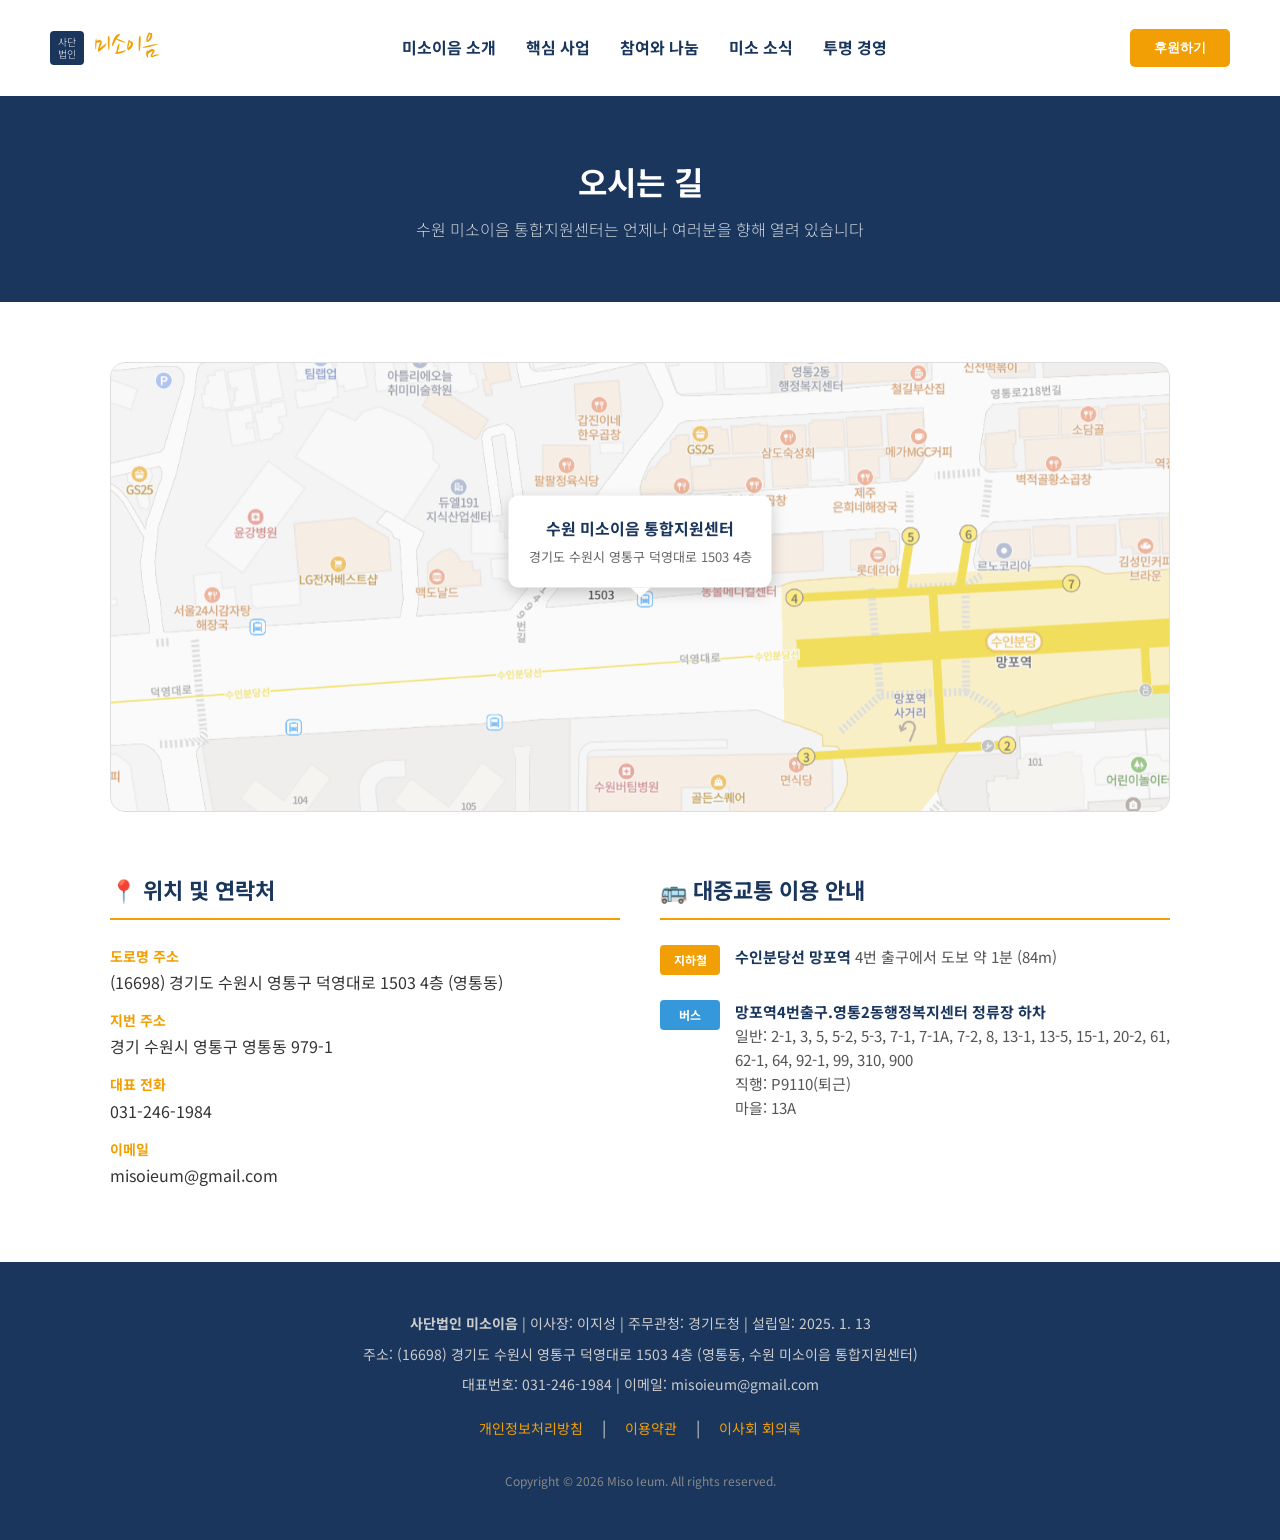
<file: contact.html>
<!DOCTYPE html>
<html lang="ko">
<head>
    <meta charset="UTF-8">
    <meta name="viewport" content="width=device-width, initial-scale=1.0">
    <title>오시는 길 - (사)미소이음</title>
    <link href="https://fonts.googleapis.com/css2?family=Nanum+Brush+Script&family=Noto+Sans+KR:wght@300;400;700&family=KoPub+Batang:wght@400;700&display=swap" rel="stylesheet">
    <link rel="stylesheet" href="style.css">
</head>
<body>
    <header>
        <a href="index.html" class="logo-link">
            <div class="logo-container">
                <div class="legal-type-box">
                    <span class="type-top">사단</span>
                    <span class="type-bottom">법인</span>
                </div>
                <div class="logo-text-calligraphy">미소이음</div>
            </div>
        </a>
        <nav>
            <ul class="main-menu">
                <li><a href="#">미소이음 소개</a>
                    <ul class="submenu">
                        <li><a href="greeting.html">이사장 인사말</a></li>
                        <li><a href="vision.html">설립취지 및 비전</a></li>
                        <li><a href="history.html">연혁</a></li>
                        <li><a href="organization.html">조직 안내</a></li>
                        <li><a href="contact.html">오시는 길</a></li>
                    </ul>
                </li>
                <li><a href="#">핵심 사업</a>
                    <ul class="submenu">
                        <li><a href="children.html">오늘은 노는 날 (어린이)</a></li>
                        <li><a href="disabled.html">미소로 잇는 동네 (장애인)</a></li>
                        <li><a href="veterans.html">우리동네 영웅 (보훈)</a></li>
                    </ul>
                </li>
                <li><a href="#">참여와 나눔</a>
                    <ul class="submenu">
                        <li><a href="#">후원 안내</a></li>
                        <li><a href="#">회원 가입</a></li>
                        <li><a href="#">자원봉사 신청</a></li>
                        <li><a href="#">미소 스토어</a></li>
                    </ul>
                </li>
                <li><a href="#">미소 소식</a>
                    <ul class="submenu">
                        <li><a href="#">공지사항</a></li>
                        <li><a href="#">활동 갤러리</a></li>
                        <li><a href="#">언론 보도</a></li>
                    </ul>
                </li>
                <li><a href="#">투명 경영</a>
                    <ul class="submenu">
                        <li><a href="#">재정 및 기부금 보고</a></li>
                        <li><a href="#">이사회/총회 회의록</a></li>
                        <li><a href="#">정관 및 규정</a></li>
                    </ul>
                </li>
            </ul>
        </nav>
        <button class="btn-donate">후원하기</button>
    </header>

    <div class="sub-header">
        <h2>오시는 길</h2>
        <p>수원 미소이음 통합지원센터는 언제나 여러분을 향해 열려 있습니다</p>
    </div>

    <main class="location-container">
        <section class="map-section">
            <div class="map-placeholder">
                <div class="map-info-bubble">
                    <strong>수원 미소이음 통합지원센터</strong>
                    <p>경기도 수원시 영통구 덕영대로 1503 4층</p>
                </div>
                <img src="contact.png" alt="지도 배경 이미지" class="map-bg">
            </div>
        </section>

        <section class="contact-details">
            <div class="detail-grid">
                <div class="contact-item">
                    <h3>📍 위치 및 연락처</h3>
                    <div class="info-row">
                        <strong>도로명 주소</strong>
                        <span>(16698) 경기도 수원시 영통구 덕영대로 1503 4층 (영통동)</span>
                    </div>
                    <div class="info-row">
                        <strong>지번 주소</strong>
                        <span>경기 수원시 영통구 영통동 979-1</span>
                    </div>
                    <div class="info-row">
                        <strong>대표 전화</strong>
                        <span>031-246-1984</span>
                    </div>
                    <div class="info-row">
                        <strong>이메일</strong>
                        <span>misoieum@gmail.com</span>
                    </div>
                </div>

                <div class="contact-item">
                    <h3>🚌 대중교통 이용 안내</h3>
                    <div class="transport-row">
                        <div class="t-icon sub">지하철</div>
                        <div class="t-text">
                            <strong>수인분당선 망포역</strong> 4번 출구에서 도보 약 1분 (84m)
                        </div>
                    </div>
                    <div class="transport-row">
                        <div class="t-icon bus">버스</div>
                        <div class="t-text">
                            <strong>망포역4번출구.영통2동행정복지센터 정류장 하차</strong><br>
                            일반: 2-1, 3, 5, 5-2, 5-3, 7-1, 7-1A, 7-2, 8, 13-1, 13-5, 15-1, 20-2, 61, 62-1, 64, 92-1, 99, 310, 900<br>
                            직행: P9110(퇴근)<br>
                            마을: 13A
                        </div>
                    </div>
                </div>
            </div>
        </section>
    </main>

    <footer>
        <div class="footer-info">
            <p><strong>사단법인 미소이음</strong> | 이사장: 이지성 | 주무관청: 경기도청 | 설립일: 2025. 1. 13</p>
            <p>주소: (16698) 경기도 수원시 영통구 덕영대로 1503 4층 (영통동, 수원 미소이음 통합지원센터)</p>
            <p>대표번호: 031-246-1984 | 이메일: misoieum@gmail.com</p>
        </div>
        <div class="footer-links">
            <a href="#">개인정보처리방침</a> | <a href="#">이용약관</a> | <a href="#">이사회 회의록</a>
        </div>
        <p class="copyright">Copyright © 2026 Miso Ieum. All rights reserved.</p>
    </footer>
</body>
</html>
</file>
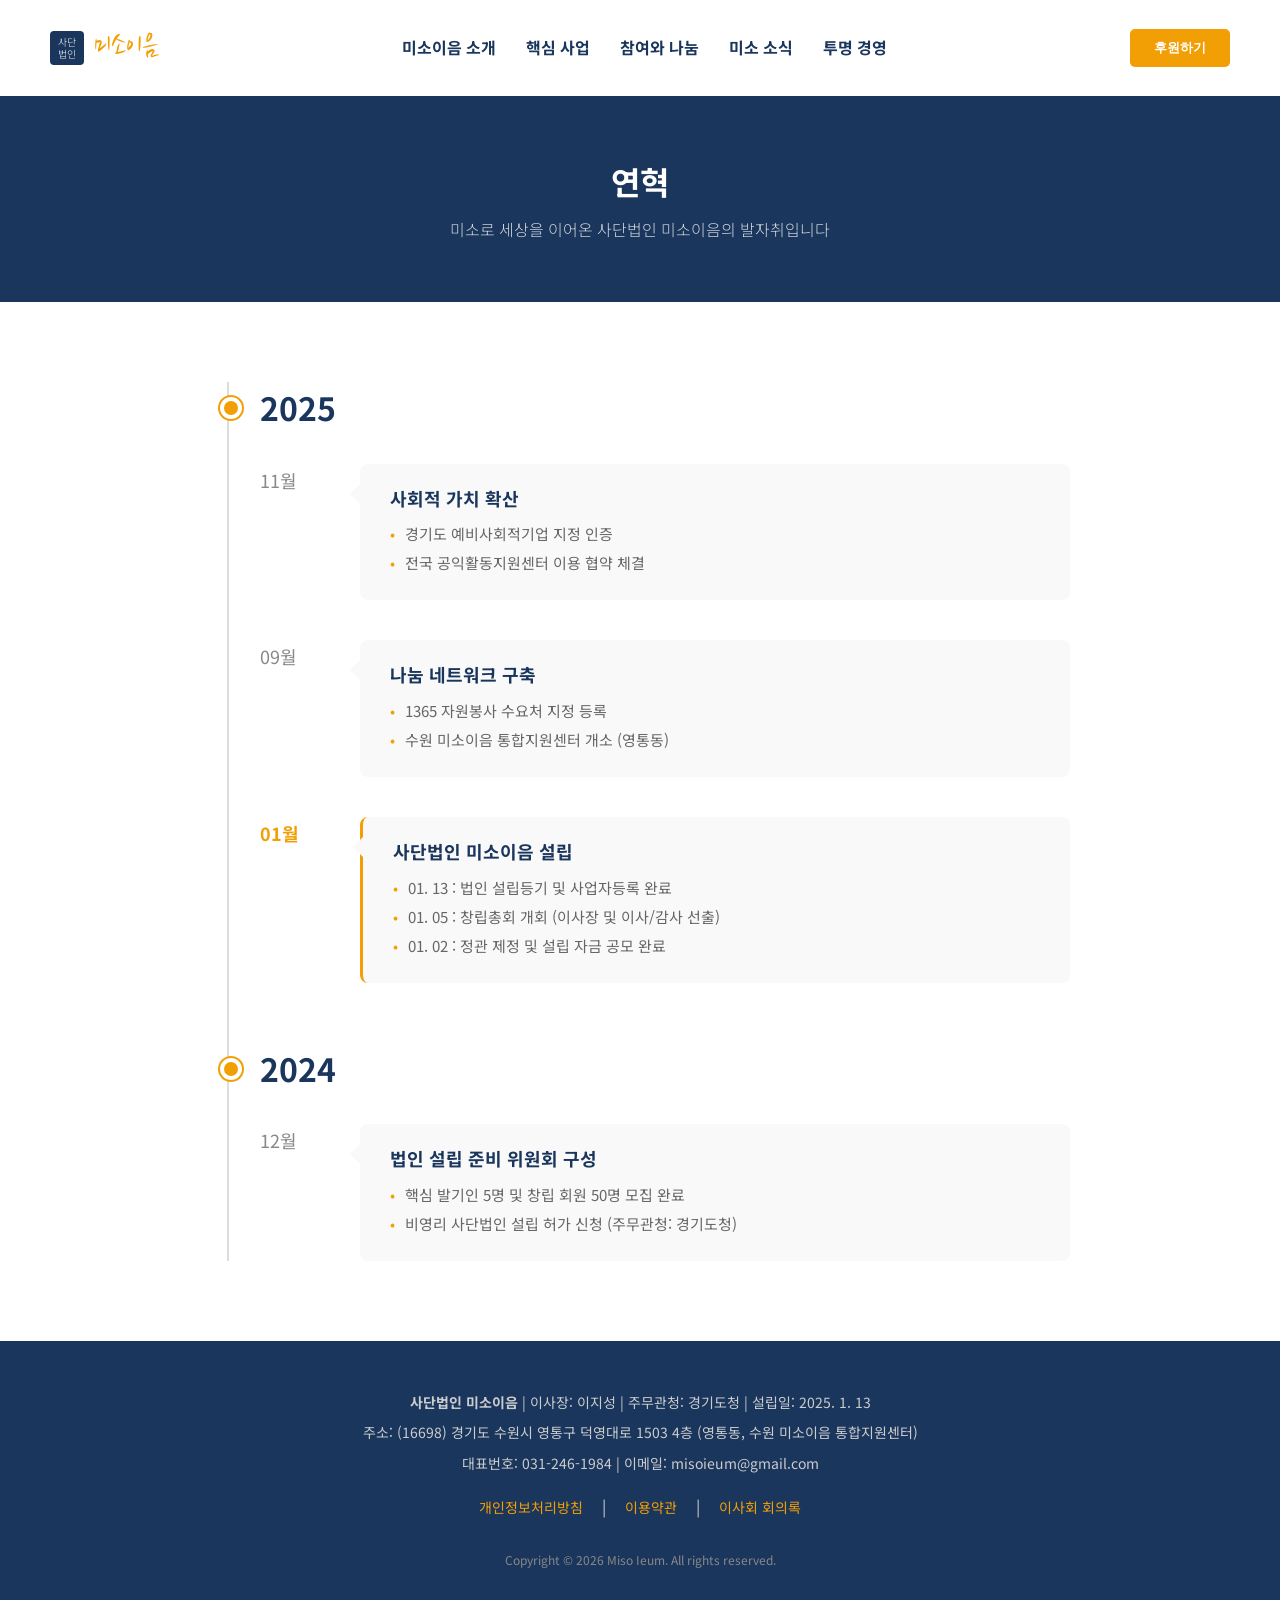
<file: history.html>
<!DOCTYPE html>
<html lang="ko">
<head>
    <meta charset="UTF-8">
    <meta name="viewport" content="width=device-width, initial-scale=1.0">
    <title>연혁 - (사)미소이음</title>
    <link href="https://fonts.googleapis.com/css2?family=Nanum+Brush+Script&family=Noto+Sans+KR:wght@300;400;700&family=KoPub+Batang:wght@400;700&display=swap" rel="stylesheet">
    <link rel="stylesheet" href="style.css">
</head>
<body>
    <header>
        <a href="index.html" class="logo-link">
            <div class="logo-container">
                <div class="legal-type-box">
                    <span class="type-top">사단</span>
                    <span class="type-bottom">법인</span>
                </div>
                <div class="logo-text-calligraphy">미소이음</div>
            </div>
        </a>
        <nav>
            <ul class="main-menu">
                <li>
                    <a href="#">미소이음 소개</a>
                    <ul class="submenu">
                        <li><a href="greeting.html">이사장 인사말</a></li>
                        <li><a href="vision.html">설립취지 및 비전</a></li>
                        <li><a href="history.html">연혁</a></li>
                        <li><a href="organization.html">조직 안내</a></li>
                        <li><a href="contact.html">오시는 길</a></li>
                    </ul>
                </li>
                <li>
                    <a href="#">핵심 사업</a>
                    <ul class="submenu">
                        <li><a href="children.html">오늘은 노는 날 (어린이)</a></li>
                        <li><a href="disabled.html">미소로 잇는 동네 (장애인)</a></li>
                        <li><a href="veterans.html">우리동네 영웅 (보훈)</a></li>
                    </ul>
                </li>
                <li>
                    <a href="#">참여와 나눔</a>
                    <ul class="submenu">
                        <li><a href="#">후원 안내</a></li>
                        <li><a href="#">회원 가입</a></li>
                        <li><a href="#">자원봉사 신청</a></li>
                        <li><a href="#">미소 스토어</a></li>
                    </ul>
                </li>
                <li>
                    <a href="#">미소 소식</a>
                    <ul class="submenu">
                        <li><a href="#">공지사항</a></li>
                        <li><a href="#">활동 갤러리</a></li>
                        <li><a href="#">언론 보도</a></li>
                    </ul>
                </li>
                <li>
                    <a href="#">투명 경영</a>
                    <ul class="submenu">
                        <li><a href="#">재정 및 기부금 보고</a></li>
                        <li><a href="#">이사회/총회 회의록</a></li>
                        <li><a href="#">정관 및 규정</a></li>
                    </ul>
                </li>
            </ul>
        </nav>
        <button class="btn-donate">후원하기</button>
    </header>

    <div class="sub-header">
        <h2>연혁</h2>
        <p>미소로 세상을 이어온 사단법인 미소이음의 발자취입니다</p>
    </div>

    <main class="history-container">
        <div class="timeline">
            
            <div class="timeline-year">
                <h3>2025</h3>
                
                <div class="timeline-item">
                    <div class="t-date">11월</div>
                    <div class="t-desc">
                        <strong>사회적 가치 확산</strong>
                        <ul>
                            <li>경기도 예비사회적기업 지정 인증</li>
                            <li>전국 공익활동지원센터 이용 협약 체결</li>
                        </ul>
                    </div>
                </div>

                <div class="timeline-item">
                    <div class="t-date">09월</div>
                    <div class="t-desc">
                        <strong>나눔 네트워크 구축</strong>
                        <ul>
                            <li>1365 자원봉사 수요처 지정 등록</li>
                            <li>수원 미소이음 통합지원센터 개소 (영통동)</li>
                        </ul>
                    </div>
                </div>

                <div class="timeline-item highlight">
                    <div class="t-date">01월</div>
                    <div class="t-desc">
                        <strong>사단법인 미소이음 설립</strong>
                        <ul>
                            <li>01. 13 : 법인 설립등기 및 사업자등록 완료</li>
                            <li>01. 05 : 창립총회 개회 (이사장 및 이사/감사 선출)</li>
                            <li>01. 02 : 정관 제정 및 설립 자금 공모 완료</li>
                        </ul>
                    </div>
                </div>
            </div>

            <div class="timeline-year">
                <h3>2024</h3>
                <div class="timeline-item">
                    <div class="t-date">12월</div>
                    <div class="t-desc">
                        <strong>법인 설립 준비 위원회 구성</strong>
                        <ul>
                            <li>핵심 발기인 5명 및 창립 회원 50명 모집 완료</li>
                            <li>비영리 사단법인 설립 허가 신청 (주무관청: 경기도청)</li>
                        </ul>
                    </div>
                </div>
            </div>

        </div>
    </main>

    <footer>
        <div class="footer-info">
            <p><strong>사단법인 미소이음</strong> | 이사장: 이지성 | 주무관청: 경기도청 | 설립일: 2025. 1. 13</p>
            <p>주소: (16698) 경기도 수원시 영통구 덕영대로 1503 4층 (영통동, 수원 미소이음 통합지원센터)</p>
            <p>대표번호: 031-246-1984 | 이메일: misoieum@gmail.com</p>
        </div>
        <div class="footer-links">
            <a href="#">개인정보처리방침</a> | <a href="#">이용약관</a> | <a href="#">이사회 회의록</a>
        </div>
        <p class="copyright">Copyright © 2026 Miso Ieum. All rights reserved.</p>
    </footer>
</body>
</html>
</file>
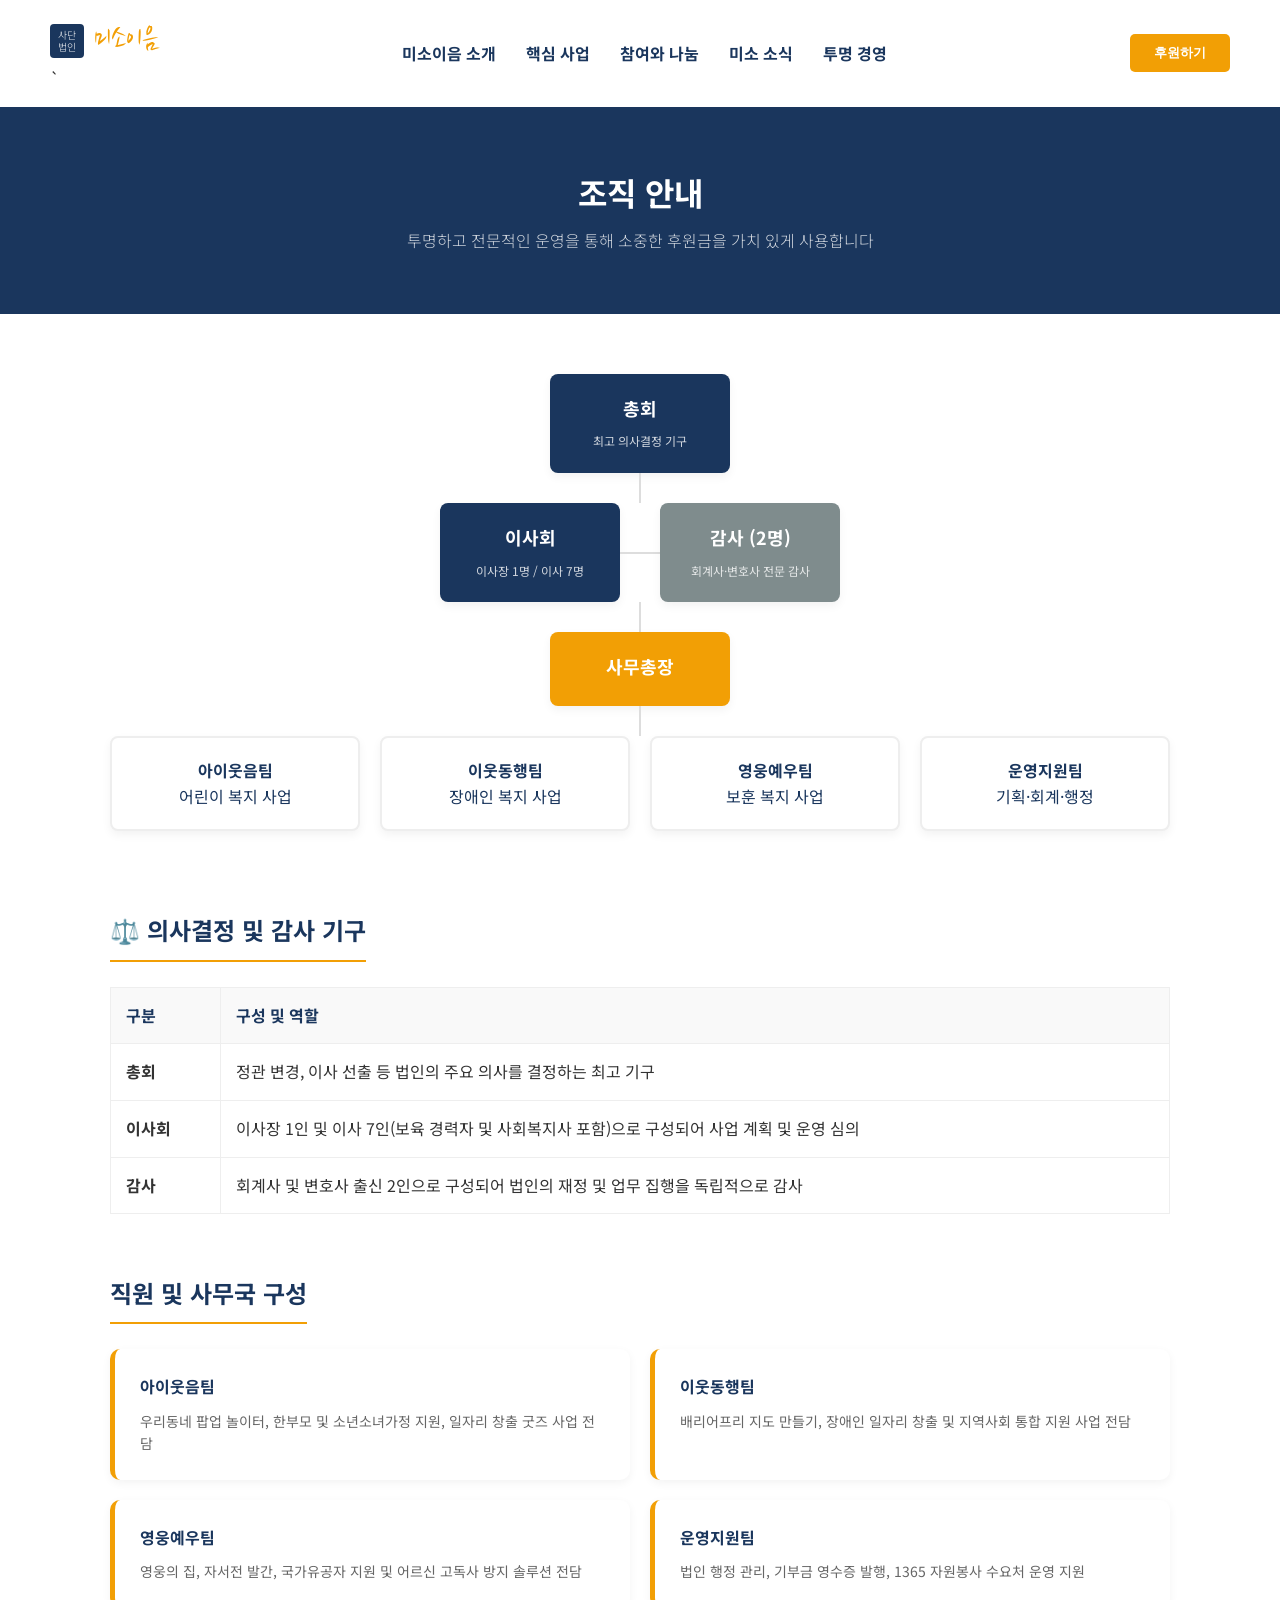
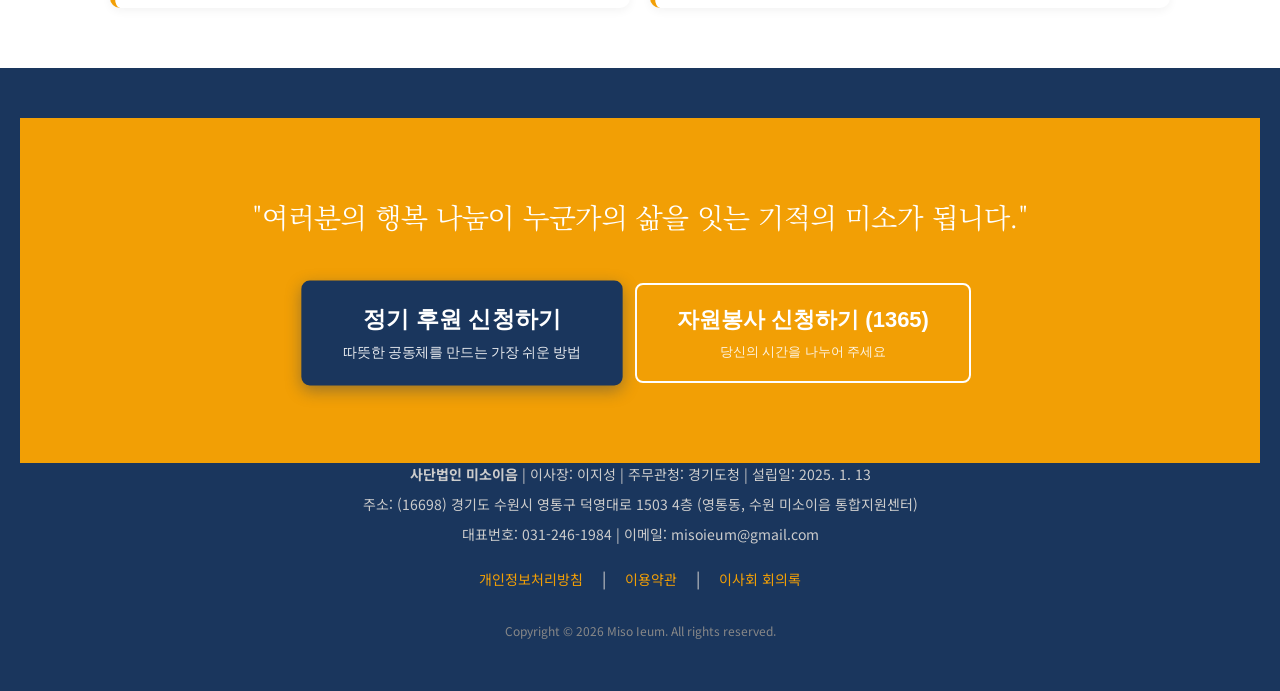
<file: organization.html>
<!DOCTYPE html>
<html lang="ko">
<head>
    <meta charset="UTF-8">
    <meta name="viewport" content="width=device-width, initial-scale=1.0">
    <title>조직 안내 - (사)미소이음</title>
    <link href="https://fonts.googleapis.com/css2?family=Nanum+Brush+Script&family=Noto+Sans+KR:wght@300;400;700&family=KoPub+Batang:wght@400;700&display=swap" rel="stylesheet">
    <link rel="stylesheet" href="style.css">
</head>
<body>
    <header>
        <a href="index.html" class="logo-link">
            <div class="logo-container">
                <div class="legal-type-box">
                    <span class="type-top">사단</span>
                    <span class="type-bottom">법인</span>
                </div>
                <div class="logo-text-calligraphy">미소이음</div>
            </div>`
        </a>
        <nav>
            <ul class="main-menu">
                <li><a href="#">미소이음 소개</a>
                    <ul class="submenu">
                        <li><a href="greeting.html">이사장 인사말</a></li>
                        <li><a href="vision.html">설립취지 및 비전</a></li>
                        <li><a href="history.html">연혁</a></li>
                        <li><a href="organization.html">조직 안내</a></li>
                        <li><a href="contact.html">오시는 길</a></li>
                    </ul>
                </li>
                <li><a href="#">핵심 사업</a>
                    <ul class="submenu">
                        <li><a href="children.html">오늘은 노는 날 (어린이)</a></li>
                        <li><a href="disabled.html">미소로 잇는 동네 (장애인)</a></li>
                        <li><a href="veterans.html">우리동네 영웅 (보훈)</a></li>
                    </ul>
                </li>
                <li><a href="#">참여와 나눔</a>
                    <ul class="submenu">
                        <li><a href="#">후원 안내</a></li>
                        <li><a href="#">회원 가입</a></li>
                        <li><a href="#">자원봉사 신청</a></li>
                        <li><a href="#">미소 스토어</a></li>
                    </ul>
                </li>
                <li><a href="#">미소 소식</a>
                    <ul class="submenu">
                        <li><a href="#">공지사항</a></li>
                        <li><a href="#">활동 갤러리</a></li>
                        <li><a href="#">언론 보도</a></li>
                    </ul>
                </li>
                <li><a href="#">투명 경영</a>
                    <ul class="submenu">
                        <li><a href="#">재정 및 기부금 보고</a></li>
                        <li><a href="#">이사회/총회 회의록</a></li>
                        <li><a href="#">정관 및 규정</a></li>
                    </ul>
                </li>
            </ul>
        </nav>
        <button class="btn-donate">후원하기</button>
    </header>

    <div class="sub-header">
        <h2>조직 안내</h2>
        <p>투명하고 전문적인 운영을 통해 소중한 후원금을 가치 있게 사용합니다</p>
    </div>

    <main class="org-container">
        <section class="org-chart-section">
            <div class="org-chart">
                <div class="org-level level-top">
                    <div class="org-box box-blue">
                        <span>총회</span>
                        <small>최고 의사결정 기구</small>
                    </div>
                </div>

                <div class="connector-v"></div>

                <div class="org-level level-board">
                    <div class="side-connector-wrapper">
                        <div class="org-box box-blue">
                            <span>이사회</span>
                            <small>이사장 1명 / 이사 7명</small>
                        </div>
                        <div class="connector-h"></div>
                        <div class="org-box box-gray">
                            <span>감사 (2명)</span>
                            <small>회계사·변호사 전문 감사</small>
                        </div>
                    </div>
                </div>

                <div class="connector-v"></div>

                <div class="org-level">
                    <div class="org-box box-orange">
                        <span>사무총장</span>
                    </div>
                </div>

                <div class="connector-v"></div>

                <div class="org-teams">
                    <div class="org-box box-white">
                        <strong>아이웃음팀</strong>
                        <p>어린이 복지 사업</p>
                    </div>
                    <div class="org-box box-white">
                        <strong>이웃동행팀</strong>
                        <p>장애인 복지 사업</p>
                    </div>
                    <div class="org-box box-white">
                        <strong>영웅예우팀</strong>
                        <p>보훈 복지 사업</p>
                    </div>
                    <div class="org-box box-white">
                        <strong>운영지원팀</strong>
                        <p>기획·회계·행정</p>
                    </div>
                </div>
            </div>
        </section>

        <section class="org-details">
            <div class="detail-group">
                <h3>⚖️ 의사결정 및 감사 기구</h3>
                <table class="org-table">
                    <tr>
                        <th>구분</th>
                        <th>구성 및 역할</th>
                    </tr>
                    <tr>
                        <td><strong>총회</strong></td>
                        <td>정관 변경, 이사 선출 등 법인의 주요 의사를 결정하는 최고 기구</td>
                    </tr>
                    <tr>
                        <td><strong>이사회</strong></td>
                        <td>이사장 1인 및 이사 7인(보육 경력자 및 사회복지사 포함)으로 구성되어 사업 계획 및 운영 심의</td>
                    </tr>
                    <tr>
                        <td><strong>감사</strong></td>
                        <td>회계사 및 변호사 출신 2인으로 구성되어 법인의 재정 및 업무 집행을 독립적으로 감사</td>
                    </tr>
                </table>
            </div>

            <div class="detail-group">
                <h3>직원 및 사무국 구성</h3>
                <div class="team-grid">
                    <div class="team-card">
                        <h4>아이웃음팀</h4>
                        <p>우리동네 팝업 놀이터, 한부모 및 소년소녀가정 지원, 일자리 창출 굿즈 사업 전담</p>
                    </div>
                    <div class="team-card">
                        <h4>이웃동행팀</h4>
                        <p>배리어프리 지도 만들기, 장애인 일자리 창출 및 지역사회 통합 지원 사업 전담</p>
                    </div>
                    <div class="team-card">
                        <h4>영웅예우팀</h4>
                        <p>영웅의 집, 자서전 발간, 국가유공자 지원 및 어르신 고독사 방지 솔루션 전담</p>
                    </div>
                    <div class="team-card">
                        <h4>운영지원팀</h4>
                        <p>법인 행정 관리, 기부금 영수증 발행, 1365 자원봉사 수요처 운영 지원</p>
                    </div>
                </div>
            </div>
        </section>
    </main>

    <footer>
        <section class="cta-section">
            <h2>"여러분의 행복 나눔이 누군가의 삶을 잇는 기적의 미소가 됩니다."</h2>
            <div class="cta-buttons">
                <button class="btn-cta primary">
                    <span class="btn-title">정기 후원 신청하기</span>
                    <span class="btn-desc">따뜻한 공동체를 만드는 가장 쉬운 방법</span>
                </button>
                <button class="btn-cta secondary">
                    <span class="btn-title">자원봉사 신청하기 (1365)</span>
                    <span class="btn-desc">당신의 시간을 나누어 주세요</span>
                </button>
            </div>
        </section>
        <div class="footer-info">
            <p><strong>사단법인 미소이음</strong> | 이사장: 이지성 | 주무관청: 경기도청 | 설립일: 2025. 1. 13</p>
            <p>주소: (16698) 경기도 수원시 영통구 덕영대로 1503 4층 (영통동, 수원 미소이음 통합지원센터)</p>
            <p>대표번호: 031-246-1984 | 이메일: misoieum@gmail.com</p>
        </div>
        <div class="footer-links">
            <a href="#">개인정보처리방침</a> | <a href="#">이용약관</a> | <a href="#">이사회 회의록</a>
        </div>
        <p class="copyright">Copyright © 2026 Miso Ieum. All rights reserved.</p>
    </footer>
</body>
</html>
</file>
<file: style.css>
a {
    text-decoration: none; /* 밑줄 제거 */
    color: inherit;        /* 부모 요소의 글자색을 그대로 따름 (파란색 방지) */
}


/* 기본 설정 및 색상 변수 지정 */
:root {
    --primary-orange: #F29F05; /* 따뜻한 주황색 */
    --dark-blue: #1A365D; /* 신뢰감 있는 남색 */
    --light-bg: #F9F9F9; /* 부드러운 배경색 */
    --text-dark: #333333;
}

* {
    margin: 0;
    padding: 0;
    box-sizing: border-box;
}

body {
    font-family: 'Noto Sans KR', sans-serif;
    color: var(--text-dark);
    line-height: 1.6;
}

/* 상단 네비게이션 바 */
header {
    display: flex;
    justify-content: space-between;
    align-items: center;
    padding: 20px 50px;
    background-color: #ffffff;
    box-shadow: 0 2px 5px rgba(0,0,0,0.1);
}

nav ul {
    display: flex;
    list-style: none;
    gap: 30px;
}

nav a {
    text-decoration: none;
    color: var(--dark-blue);
    font-weight: bold;
    transition: color 0.3s ease;
}

nav a:hover {
    color: var(--primary-orange);
}

.btn-donate {
    background-color: var(--primary-orange);
    color: #ffffff;
    border: none;
    padding: 10px 24px;
    border-radius: 5px;
    font-weight: bold;
    cursor: pointer;
    transition: background-color 0.3s ease;
}

.btn-donate:hover {
    background-color: #d98d04;
}

/* 메인 히어로 섹션 */
.hero {
    background-color: var(--dark-blue);
    color: #ffffff;
    text-align: center;
    padding: 120px 20px;
}

.hero h1 {
    font-size: 42px;
    margin-bottom: 20px;
}

.hero p {
    font-size: 18px;
    margin-bottom: 40px;
    font-weight: 300;
    line-height: 1.8;
}

.btn-primary {
    background-color: #ffffff;
    color: var(--dark-blue);
    border: none;
    padding: 15px 35px;
    font-size: 16px;
    font-weight: bold;
    border-radius: 5px;
    cursor: pointer;
    transition: transform 0.2s ease;
}

.btn-primary:hover {
    transform: translateY(-2px);
}

/* 세 가지 약속 (핵심 가치) 섹션 */
.core-values {
    padding: 80px 50px;
    background-color: var(--light-bg);
    text-align: center;
}

.core-values h2 {
    color: var(--dark-blue);
    margin-bottom: 50px;
    font-size: 32px;
}

.value-cards {
    display: flex;
    justify-content: center;
    gap: 30px;
    flex-wrap: wrap;
}

.card {
    background: #ffffff;
    padding: 40px 30px;
    border-radius: 10px;
    width: 320px;
    box-shadow: 0 4px 15px rgba(0,0,0,0.05);
    border-top: 5px solid var(--primary-orange);
    transition: transform 0.3s ease;
}

.card:hover {
    transform: translateY(-5px);
}

.card h3 {
    color: var(--dark-blue);
    margin-bottom: 10px;
    font-size: 20px;
}

.card h4 {
    color: var(--primary-orange);
    margin-bottom: 20px;
    font-size: 14px;
}

.card p {
    font-size: 15px;
    margin-bottom: 25px;
    color: #666;
    word-break: keep-all;
}

.project-name {
    font-weight: bold;
    color: var(--dark-blue);
    font-size: 13px;
    background-color: #eef2f6;
    padding: 8px 12px;
    border-radius: 5px;
}

/* 하단 Footer 영역 */
footer {
    background-color: var(--dark-blue);
    color: #cccccc;
    text-align: center;
    padding: 50px 20px;
}

.footer-info p {
    margin-bottom: 8px;
    font-size: 14px;
}

.footer-links {
    margin: 20px 0;
}

.footer-links a {
    color: var(--primary-orange);
    text-decoration: none;
    margin: 0 15px;
    font-size: 14px;
}

.copyright {
    font-size: 12px;
    margin-top: 30px;
    color: #888;
}

/* 기본 설정 및 색상 변수 지정 */
:root {
    --primary-orange: #F29F05; /* 따뜻한 주황색 */
    --dark-blue: #1A365D; /* 신뢰감 있는 남색 */
    --light-bg: #F9F9F9; /* 부드러운 배경색 */
    --text-dark: #333333;
}

* {
    margin: 0;
    padding: 0;
    box-sizing: border-box;
}

body {
    font-family: 'Noto Sans KR', sans-serif;
    color: var(--text-dark);
    line-height: 1.6;
}

/* 상단 네비게이션 바 */
header {
    display: flex;
    justify-content: space-between;
    align-items: center;
    padding: 15px 50px; /* 로고 변경에 따라 세로 패딩 조절 */
    background-color: #ffffff;
    box-shadow: 0 2px 5px rgba(0,0,0,0.1);
}

/* --- 새로운 로고 스타일 적용 --- */
.logo-container {
    display: flex;
    align-items: center; /* 사각형과 글씨를 세로 중앙 정렬 */
    gap: 10px; /* 사각형과 글씨 사이 간격 */
}

/* 사단/법인 사각형 박스 */
.legal-type-box {
    display: flex;
    flex-direction: column; /* 글씨를 세로로 쌓음 */
    justify-content: center;
    align-items: center;
    width: 34px; /* 작은 정사각형 형태 */
    height: 34px;
    background-color: var(--dark-blue); /* 남색 배경 */
    color: #ffffff; /* 흰색 글씨 */
    border-radius: 4px; /* 살짝 둥근 모서리 */
    padding: 2px;
}

.type-top, .type-bottom {
    font-size: 10px; /* 아주 작은 글씨 */
    font-weight: 300;
    line-height: 1.2;
    font-family: 'Noto Sans KR', sans-serif; /* 본문 폰트 사용 */
}

/* 캘리그라피 미소이음 글씨 */
.logo-text-calligraphy {
    font-family: 'Nanum Brush Script', cursive; /* 캘리그라피 폰트 적용 */
    font-size: 32px; /* 글씨 크기 확대 */
    color: var(--primary-orange); /* 주황색 적용 */
    font-weight: 400;
}
/* ---------------------------------- */

/* --- 드롭다운 메뉴 스타일 시작 --- */

nav .main-menu {
    display: flex;
    list-style: none;
    gap: 30px;
    margin: 0;
    padding: 0;
}

/* 메인 메뉴의 각 항목 (하위 메뉴의 기준점 역할) */
nav .main-menu > li {
    position: relative; /* 하위 메뉴의 위치 기준점 */
    padding: 20px 0; /* 마우스가 벗어날 때 메뉴가 바로 닫히지 않도록 여백 확보 */
}

/* 메인 메뉴 링크 스타일 */
nav .main-menu > li > a {
    text-decoration: none;
    color: var(--dark-blue);
    font-weight: bold;
    font-size: 16px;
    transition: color 0.3s ease;
    padding-bottom: 5px; /* 밑줄 효과를 위해 여백 추가 */
}

nav .main-menu > li > a:hover {
    color: var(--primary-orange);
}

/* --- 서브 메뉴 (가로형 드롭다운) 스타일 --- */
.submenu {
    position: absolute;
    top: 100%; /* 메인 메뉴 바로 아래에 위치 */
    left: 50%;
    transform: translateX(-50%) translateY(10px); /* 가운데 정렬 및 살짝 아래로 내림 */
    background-color: #ffffff;
    
    /* 가로 배열을 위한 핵심 코드 */
    display: flex; 
    flex-direction: row; 
    white-space: nowrap; /* 글씨가 줄바꿈되지 않게 한 줄로 유지 */
    width: max-content; /* 글자 길이에 맞춰 박스 넓이 자동 조절 */
    
    list-style: none;
    padding: 0 10px; /* 위아래 패딩을 줄이고 좌우 여백 추가 */
    border-radius: 5px;
    box-shadow: 0 5px 15px rgba(0,0,0,0.1);
    border-top: 3px solid var(--primary-orange);
    
    /* 애니메이션 및 숨김 처리 (기본 상태) */
    opacity: 0;
    visibility: hidden;
    transition: all 0.3s ease;
    z-index: 100;
}

/* 마우스를 올렸을 때 서브 메뉴가 나타남 */
nav .main-menu > li:hover .submenu {
    opacity: 1;
    visibility: visible;
    transform: translateX(-50%) translateY(0); /* 원래 위치로 스르륵 올라옴 */
}

/* 서브 메뉴 안의 항목 가로 정렬 */
.submenu li {
    width: auto; /* 가로 길이를 글자 크기에 맞춤 */
}

.submenu a {
    display: block;
    padding: 15px 20px; /* 클릭하기 편하도록 좌우 넓은 여백 */
    text-decoration: none;
    color: #555555;
    font-size: 14px;
    font-weight: 400;
    transition: all 0.2s ease;
}

/* 서브 메뉴에 마우스 올렸을 때 효과 */
.submenu a:hover {
    background-color: #f9f9f9;
    color: var(--primary-orange);
    font-weight: bold;
}
/* --- 드롭다운 메뉴 스타일 끝 --- */


.btn-donate {
    background-color: var(--primary-orange);
    color: #ffffff;
    border: none;
    padding: 10px 24px;
    border-radius: 5px;
    font-weight: bold;
    cursor: pointer;
    transition: background-color 0.3s ease;
}

.btn-donate:hover {
    background-color: #d98d04;
}

/* (이하 스타일 내용은 이전과 동일) */
.hero {
    background-color: var(--dark-blue);
    color: #ffffff;
    text-align: center;
    padding: 120px 20px;
}

.hero h1 {
    font-size: 42px;
    margin-bottom: 20px;
}

.hero p {
    font-size: 18px;
    margin-bottom: 40px;
    font-weight: 300;
    line-height: 1.8;
}

.btn-primary {
    background-color: #ffffff;
    color: var(--dark-blue);
    border: none;
    padding: 15px 35px;
    font-size: 16px;
    font-weight: bold;
    border-radius: 5px;
    cursor: pointer;
    transition: transform 0.2s ease;
}

.btn-primary:hover {
    transform: translateY(-2px);
}

.core-values {
    padding: 80px 50px;
    background-color: var(--light-bg);
    text-align: center;
}

.core-values h2 {
    color: var(--dark-blue);
    margin-bottom: 50px;
    font-size: 32px;
}

.value-cards {
    display: flex;
    justify-content: center;
    gap: 30px;
    flex-wrap: wrap;
}

.card {
    background: #ffffff;
    padding: 40px 30px;
    border-radius: 10px;
    width: 320px;
    box-shadow: 0 4px 15px rgba(0,0,0,0.05);
    border-top: 5px solid var(--primary-orange);
    transition: transform 0.3s ease;
}

.card:hover {
    transform: translateY(-5px);
}

.card h3 {
    color: var(--dark-blue);
    margin-bottom: 10px;
    font-size: 20px;
}

.card h4 {
    color: var(--primary-orange);
    margin-bottom: 20px;
    font-size: 14px;
}

.card p {
    font-size: 15px;
    margin-bottom: 25px;
    color: #666;
    word-break: keep-all;
}

.project-name {
    font-weight: bold;
    color: var(--dark-blue);
    font-size: 13px;
    background-color: #eef2f6;
    padding: 8px 12px;
    border-radius: 5px;
}

footer {
    background-color: var(--dark-blue);
    color: #cccccc;
    text-align: center;
    padding: 50px 20px;
}

.footer-info p {
    margin-bottom: 8px;
    font-size: 14px;
}

.footer-links {
    margin: 20px 0;
}

.footer-links a {
    color: var(--primary-orange);
    text-decoration: none;
    margin: 0 15px;
    font-size: 14px;
}

.copyright {
    font-size: 12px;
    margin-top: 30px;
    color: #888;
}

/* --- 4. 활동 소식 및 투명 경영 섹션 --- */
.news-transparency {
    padding: 80px 50px;
    background-color: #ffffff;
    text-align: center;
}

.section-title {
    color: var(--dark-blue);
    font-size: 32px;
    margin-bottom: 50px;
}

.news-wrapper {
    display: flex;
    justify-content: center;
    gap: 40px;
    margin-bottom: 50px;
    max-width: 1000px;
    margin-left: auto;
    margin-right: auto;
}

/* 미소 스토어 카드 */
.miso-store, .recent-news {
    flex: 1;
    text-align: left;
}

.recent-news h3 {
    color: var(--dark-blue);
    font-size: 20px;
    margin-bottom: 20px;
    padding-bottom: 10px;
    border-bottom: 2px solid var(--dark-blue);
}

.store-card {
    display: block;
    text-decoration: none;
    background-color: var(--light-bg);
    border-radius: 10px;
    overflow: hidden;
    box-shadow: 0 4px 10px rgba(0,0,0,0.05);
    transition: transform 0.3s ease;
}

.store-card:hover {
    transform: translateY(-5px);
    box-shadow: 0 6px 15px rgba(0,0,0,0.1);
}


/* 기존 .store-img-placeholder 코드는 삭제하세요! */

/* 새로 넣은 이미지 태그 스타일 */
.store-img {
    width: 100%; /* 카드의 가로 넓이에 100% 맞춤 */
    height: 180px; /* 사진 세로 높이 (원하시면 숫자를 조절하세요) */
    object-fit: cover; /* 사진 비율이 깨지거나 찌그러지지 않고 영역에 꽉 차게 잘라줌 (핵심!) */
    display: block; /* 이미지 하단에 생기는 미세한 빈 공간 제거 */
}

.store-text {
    padding: 20px;
    color: var(--text-dark);
}

.store-text h3 {
    color: var(--primary-orange);
    margin-bottom: 10px;
}

/* 게시판 리스트 */
.news-list {
    list-style: none;
    padding: 0;
}

.news-list li {
    display: flex;
    align-items: center;
    padding: 15px 0;
    border-bottom: 1px solid #eee;
}

.badge {
    padding: 4px 10px;
    border-radius: 20px;
    font-size: 12px;
    font-weight: bold;
    color: white;
    margin-right: 15px;
    min-width: 50px;
    text-align: center;
}

.badge.notice { background-color: #e74c3c; } /* 공지 - 빨강 */
.badge.press { background-color: #3498db; }  /* 보도 - 파랑 */
.badge.activity { background-color: #2ecc71; } /* 활동 - 초록 */

.news-list a {
    text-decoration: none;
    color: var(--text-dark);
    font-size: 15px;
    transition: color 0.2s ease;
}

.news-list a:hover {
    color: var(--primary-orange);
    font-weight: bold;
}

/* 투명성 지표 (인증 마크) */
.transparency-marks {
    display: flex;
    justify-content: center;
    gap: 20px;
    flex-wrap: wrap;
    margin-top: 40px;
}

.mark {
    background-color: var(--light-bg);
    border: 1px solid #ddd;
    padding: 12px 25px;
    border-radius: 30px;
    font-size: 15px;
    font-weight: bold;
    color: var(--dark-blue);
    box-shadow: 0 2px 5px rgba(0,0,0,0.02);
}

/* --- 5. 후원 및 참여 유도 (CTA) 섹션 --- */
.cta-section {
    background-color: var(--primary-orange);
    padding: 80px 20px;
    text-align: center;
    color: white;
}

.cta-section h2 {
    font-size: 28px;
    font-weight: 300;
    margin-bottom: 40px;
    font-family: 'KoPub Batang', 'Noto Sans KR', serif; /* 따뜻한 느낌을 주는 명조체 계열 병행 */
}

.cta-buttons {
    display: flex;
    justify-content: center;
    gap: 20px;
    flex-wrap: wrap;
}

.btn-cta {
    display: flex;
    flex-direction: column;
    align-items: center;
    justify-content: center;
    padding: 20px 40px;
    border-radius: 8px;
    cursor: pointer;
    border: none;
    transition: all 0.3s ease;
}

.btn-title {
    font-size: 22px;
    font-weight: bold;
    margin-bottom: 8px;
}

.btn-desc {
    font-size: 13px;
    opacity: 0.9;
}

.btn-cta.primary {
    background-color: var(--dark-blue);
    color: white;
    transform: scale(1.05); /* 정기후원 버튼을 조금 더 크게 강조 */
    box-shadow: 0 5px 15px rgba(26, 54, 93, 0.4);
}

.btn-cta.primary:hover {
    background-color: #112441;
    transform: scale(1.08);
}

.btn-cta.secondary {
    background-color: transparent;
    color: white;
    border: 2px solid white;
}

.btn-cta.secondary:hover {
    background-color: rgba(255, 255, 255, 0.1);
}

/* 기본 설정 및 색상 변수 지정 (확인) */
:root {
    --primary-orange: #F29F05; /* 따뜻한 주황색 */
    --dark-blue: #1A365D; /* 신뢰감 있는 남색 */
    --light-bg: #F9F9F9; /* 부드러운 배경색 */
    --text-dark: #333333;
    /* 폰트 변수 추가 */
    --heading-font: 'Nanum Brush Script', cursive;
    --body-font: 'Noto Sans KR', sans-serif;
    --warm-font: 'KoPub Batang', 'Noto Sans KR', serif; /* 따뜻한 느낌을 주는 명조체 계열 */
}

/* (상단 네비게이션 및 로고 스타일은 이전과 동일하게 유지) */

/* --- 2. 메인 히어로 섹션 (실제 사진 적용) --- */
.hero {
    /* 아이들이 운동장/야외에서 해맑게 웃고 있는 무료 고화질 이미지 주소를 바로 넣었습니다 */
    background-image: url('hero-image.png');
    background-size: cover; /* 사진이 화면 꽉 차게 조절 */
    background-position: center; /* 사진의 중앙을 기준으로 배치 */
    background-repeat: no-repeat; /* 사진 반복 금지 */
    position: relative; 
    width: 100%;
    height: 80vh; /* 화면 높이의 80%만큼 크게 차지하도록 설정 */
    display: flex;
    justify-content: center;
    align-items: center;
}

/* 글씨와 버튼 등 내부 콘텐츠 */
.hero-content {
    position: relative;
    z-index: 2; /* 오버레이보다 글씨가 위로 오도록 설정 */
    text-align: center;
    color: hwb(0 100% 0%);
    max-width: 900px;
    padding: 0 20px;
}

/* 메인 카피 (미소로 세상을 잇다) */
.hero h1 {
    font-size: 58px; 
    font-weight: bold;
    margin-bottom: 25px;
    text-shadow: 2px 2px 5px rgba(0, 0, 0, 0.5); /* 글씨에 그림자를 주어 더 잘 보이게 함 */
}

/* 서브 카피 */
.hero p {
    font-size: 20px;
    margin-bottom: 40px;
    font-weight: 300;
    line-height: 1.8;
    text-shadow: 1px 1px 3px rgba(0, 0, 0, 0.6);
}

.btn-primary {
    background-color: var(--primary-orange); /* 주황색으로 변경 */
    color: hwb(0 100% 0%);
    border: none;
    padding: 18px 45px;
    font-size: 18px;
    font-weight: bold;
    border-radius: 8px;
    cursor: pointer;
    transition: background-color 0.3s ease, transform 0.2s ease;
    box-shadow: 0 4px 10px rgba(242, 159, 5, 0.4);
}

.btn-primary:hover {
    background-color: #d98d04;
    transform: translateY(-2px);
}

/* ========================================= */
/* --- 서브 페이지 공통 및 인사말 전용 스타일 --- */
/* ========================================= */

/* 서브 페이지 상단 타이틀 바 */
.sub-header {
    background-color: var(--dark-blue);
    color: white;
    text-align: center;
    padding: 60px 20px;
}

.sub-header h2 {
    font-size: 32px;
    margin-bottom: 10px;
}

.sub-header p {
    font-size: 16px;
    opacity: 0.8;
    font-weight: 300;
}

/* 인사말 본문 영역 (가운데 정렬 및 여백) */
.greeting-content {
    max-width: 1000px;
    margin: 80px auto;
    padding: 0 20px;
}

/* 사진과 텍스트를 양옆으로 배치 (Flexbox) */
.greeting-layout {
    display: flex;
    gap: 50px;
    align-items: flex-start; /* 위쪽 기준선 맞춤 */
}

/* 이사장 사진 영역 */
.chairman-photo {
    flex: 0 0 350px; /* 사진 영역 고정 크기 (350px) */
}

.chairman-photo img {
    width: 100%;
    border-radius: 10px; /* 사진 모서리 둥글게 */
    box-shadow: 0 10px 20px rgba(0,0,0,0.1); /* 부드러운 그림자 */
    object-fit: cover;
}

/* 인사말 텍스트 영역 */
.greeting-text {
    flex: 1; /* 남은 공간 모두 차지 */
    color: var(--text-dark);
}

.greeting-title {
    font-family: var(--warm-font); /* 명조체로 진중하게 */
    font-size: 26px;
    color: var(--primary-orange);
    margin-bottom: 30px;
    line-height: 1.4;
    word-break: keep-all;
}

.greeting-text p {
    font-size: 16px;
    line-height: 1.8;
    margin-bottom: 20px;
    word-break: keep-all;
}

.greeting-text strong {
    color: var(--dark-blue); /* 핵심 단어 강조 */
}

/* 하단 서명 영역 */
.signature {
    margin-top: 50px;
    text-align: right; /* 오른쪽 정렬 */
    border-top: 1px solid #eee;
    padding-top: 20px;
}

.signature p {
    margin-bottom: 5px;
    font-size: 15px;
    color: #666;
}

/* 서명은 캘리그라피 폰트로 멋스럽게 */
.sign-name {
    font-family: 'Nanum Brush Script', cursive;
    font-size: 40px;
    color: var(--text-dark);
}

/* --- 설립취지 및 비전 전용 스타일 --- */

.vision-container {
    max-width: 1100px;
    margin: 80px auto;
    padding: 0 20px;
    text-align: center;
}

.mission-title {
    font-size: 28px;
    color: var(--dark-blue);
    margin-bottom: 30px;
    text-transform: uppercase;
    letter-spacing: 2px;
    position: relative;
    display: inline-block;
}

/* 제목 밑에 작은 선 추가 */
.mission-title::after {
    content: '';
    display: block;
    width: 40px;
    height: 3px;
    background-color: var(--primary-orange);
    margin: 10px auto;
}

.mission-text {
    font-family: var(--warm-font);
    font-size: 32px;
    color: var(--text-dark);
    margin-bottom: 80px;
    word-break: keep-all;
}

/* 3대 가치 가로 배열 */
.value-block {
    display: flex;
    gap: 30px;
    margin-bottom: 80px;
}

.value-item {
    flex: 1;
    background: #fff;
    padding: 40px 25px;
    border-radius: 15px;
    box-shadow: 0 5px 20px rgba(0,0,0,0.05);
    transition: all 0.3s ease;
    border: 1px solid #eee;
}

.value-item:hover {
    transform: translateY(-10px);
    border-color: var(--primary-orange);
}

.value-icon {
    font-size: 50px;
    margin-bottom: 20px;
}

.value-item h4 {
    color: var(--dark-blue);
    font-size: 20px;
    margin-bottom: 10px;
}

.value-item h5 {
    color: var(--primary-orange);
    font-size: 16px;
    margin-bottom: 20px;
    word-break: keep-all;
}

.value-item p {
    font-size: 14px;
    line-height: 1.6;
    color: #666;
    text-align: justify;
    word-break: keep-all;
}

/* 비전 요약 박스 */
.summary-box {
    background-color: var(--light-bg);
    padding: 50px;
    border-radius: 20px;
    text-align: left;
}

.summary-box h4 {
    font-size: 22px;
    color: var(--dark-blue);
    margin-bottom: 20px;
}

.vision-list {
    margin-top: 25px;
    list-style: none;
    padding: 0;
}

.vision-list li {
    padding: 10px 0;
    padding-left: 25px;
    position: relative;
    font-size: 16px;
}

.vision-list li::before {
    content: '✔';
    position: absolute;
    left: 0;
    color: var(--primary-orange);
    font-weight: bold;
}

/* --- 설립취지 및 비전 전용 스타일 --- */

.vision-container {
    max-width: 1100px;
    margin: 80px auto;
    padding: 0 20px;
    text-align: center;
}

.mission-title {
    font-size: 28px;
    color: var(--dark-blue);
    margin-bottom: 30px;
    text-transform: uppercase;
    letter-spacing: 2px;
    position: relative;
    display: inline-block;
}

/* 제목 밑에 작은 선 추가 */
.mission-title::after {
    content: '';
    display: block;
    width: 40px;
    height: 3px;
    background-color: var(--primary-orange);
    margin: 10px auto;
}

.mission-text {
    font-family: var(--warm-font);
    font-size: 32px;
    color: var(--text-dark);
    margin-bottom: 80px;
    word-break: keep-all;
}

/* 3대 가치 가로 배열 */
.value-block {
    display: flex;
    gap: 30px;
    margin-bottom: 80px;
}

.value-item {
    flex: 1;
    background: #fff;
    /* 패딩 조정 (이미지가 꽉 차게) */
    padding: 0;
    overflow: hidden; /* 이미지가 카드 밖으로 나가지 않게 */
    border-radius: 15px;
    box-shadow: 0 5px 20px rgba(0,0,0,0.05);
    transition: all 0.3s ease;
    border: 1px solid #eee;
}

.value-item:hover {
    transform: translateY(-10px);
    border-color: var(--primary-orange);
}

/* 새로 추가된 이미지 스타일 */
.value-img {
    width: 100%;
    height: 200px; /* 이미지 높이 설정 */
    object-fit: cover; /* 이미지가 카드 비율에 맞춰 꽉 차게 (핵심!) */
    margin-bottom: 25px; /* 이미지 아래 여백 */
}

/* 기존 아이콘 스타일은 필요 없으므로 삭제하세요! */
/*.value-icon {
    font-size: 50px;
    margin-bottom: 20px;
}*/

.value-item h4 {
    color: var(--dark-blue);
    font-size: 20px;
    margin-bottom: 10px;
    /* 패딩 추가 (텍스트 여백) */
    padding: 0 25px;
}

.value-item h5 {
    color: var(--primary-orange);
    font-size: 16px;
    margin-bottom: 20px;
    word-break: keep-all;
    /* 패딩 추가 (텍스트 여백) */
    padding: 0 25px;
}

.value-item p {
    font-size: 14px;
    line-height: 1.6;
    color: #666;
    text-align: justify;
    word-break: keep-all;
    /* 패딩 추가 (텍스트 여백) */
    padding: 0 25px 40px; /* 아래 패딩도 추가 */
}

/* 비전 요약 박스 */
.summary-box {
    background-color: var(--light-bg);
    padding: 50px;
    border-radius: 20px;
    text-align: left;
}

.summary-box h4 {
    font-size: 22px;
    color: var(--dark-blue);
    margin-bottom: 20px;
}

.vision-list {
    margin-top: 25px;
    list-style: none;
    padding: 0;
}

.vision-list li {
    padding: 10px 0;
    padding-left: 25px;
    position: relative;
    font-size: 16px;
}

.vision-list li::before {
    content: '✔';
    position: absolute;
    left: 0;
    color: var(--primary-orange);
    font-weight: bold;
}

/* --- 비전 페이지 하단: 설립 취지서 스타일 --- */

.purpose-full-text {
    background-color: #f4f7f9; /* 연한 회색 배경으로 섹션 구분 */
    padding: 100px 20px;
    margin-top: 50px;
}

.purpose-paper {
    max-width: 900px;
    margin: 0 auto;
    background-color: #ffffff;
    padding: 80px 60px;
    box-shadow: 0 0 30px rgba(0,0,0,0.05); /* 종이 같은 느낌의 그림자 */
    border-radius: 5px;
    text-align: left;
}

.purpose-main-title {
    font-family: var(--warm-font);
    font-size: 36px;
    color: var(--dark-blue);
    text-align: center;
    margin-bottom: 60px;
    position: relative;
}

.purpose-main-title::after {
    content: '';
    display: block;
    width: 60px;
    height: 2px;
    background-color: var(--primary-orange);
    margin: 20px auto 0;
}

.purpose-article {
    margin-bottom: 50px;
}

.purpose-article h4 {
    font-size: 20px;
    color: var(--dark-blue);
    margin-bottom: 20px;
    border-left: 4px solid var(--primary-orange);
    padding-left: 15px;
}

.purpose-article p {
    font-family: var(--warm-font);
    font-size: 17px;
    line-height: 1.8;
    color: #444;
    margin-bottom: 15px;
    word-break: keep-all;
}

.purpose-closing {
    margin-top: 80px;
    padding-top: 40px;
    border-top: 1px dashed #ddd;
    text-align: center;
}

.purpose-closing p {
    font-family: var(--warm-font);
    font-size: 19px;
    line-height: 1.8;
    color: var(--dark-blue);
}

.purpose-closing strong {
    display: block;
    font-size: 22px;
    color: var(--primary-orange);
    margin-bottom: 15px;
}

/* 모바일 대응 */
@media (max-width: 768px) {
    .purpose-paper {
        padding: 40px 25px;
    }
    .purpose-main-title {
        font-size: 28px;
    }
}

/* --- 연혁(History) 타임라인 스타일 --- */

.history-container {
    max-width: 900px;
    margin: 80px auto;
    padding: 0 20px;
}

.timeline {
    position: relative;
    padding-left: 50px; /* 타임라인 선이 들어갈 왼쪽 여백 */
}

/* 세로 중앙 선 */
.timeline::before {
    content: '';
    position: absolute;
    left: 17px;
    top: 0;
    bottom: 0;
    width: 2px;
    background-color: #ddd;
}

.timeline-year {
    margin-bottom: 60px;
    position: relative;
}

/* 연도 제목 스타일 */
.timeline-year h3 {
    font-size: 32px;
    color: var(--dark-blue);
    background-color: #fff;
    display: inline-block;
    padding-right: 20px;
    margin-bottom: 30px;
    position: relative;
    z-index: 1;
}

/* 연도 옆 동그라미 */
.timeline-year h3::before {
    content: '';
    position: absolute;
    left: -40px;
    top: 50%;
    transform: translateY(-50%);
    width: 14px;
    height: 14px;
    background-color: var(--primary-orange);
    border-radius: 50%;
    border: 4px solid #fff;
    box-shadow: 0 0 0 2px var(--primary-orange);
}

.timeline-item {
    display: flex;
    margin-bottom: 40px;
    position: relative;
}

/* 설립일 등 중요한 항목 강조 */
.timeline-item.highlight .t-date {
    color: var(--primary-orange);
    font-weight: bold;
}

.timeline-item.highlight .t-desc {
    border-left: 3px solid var(--primary-orange);
}

.t-date {
    flex: 0 0 80px;
    font-size: 18px;
    color: #888;
    padding-top: 2px;
}

.t-desc {
    flex: 1;
    background-color: #f9f9f9;
    padding: 20px 30px;
    border-radius: 8px;
    margin-left: 20px;
    position: relative;
}

/* 말풍선 꼬리 */
.t-desc::before {
    content: '';
    position: absolute;
    left: -10px;
    top: 20px;
    border-top: 10px solid transparent;
    border-bottom: 10px solid transparent;
    border-right: 10px solid #f9f9f9;
}

.t-desc strong {
    display: block;
    font-size: 18px;
    color: var(--dark-blue);
    margin-bottom: 10px;
}

.t-desc ul {
    list-style: none;
    padding: 0;
}

.t-desc li {
    font-size: 15px;
    color: #666;
    margin-bottom: 5px;
    position: relative;
    padding-left: 15px;
}

.t-desc li::before {
    content: '•';
    position: absolute;
    left: 0;
    color: var(--primary-orange);
}

/* 모바일 대응 */
@media (max-width: 600px) {
    .timeline { padding-left: 30px; }
    .timeline::before { left: 7px; }
    .timeline-year h3::before { left: -30px; }
    .timeline-item { flex-direction: column; }
    .t-date { margin-bottom: 10px; }
    .t-desc { margin-left: 0; }
    .t-desc::before { display: none; }
}

/* --- 조직 안내(Organization) 스타일 --- */

.org-container {
    max-width: 1100px;
    margin: 60px auto;
    padding: 0 20px;
}

/* 1. 조직도 시각화 */
.org-chart {
    display: flex;
    flex-direction: column;
    align-items: center;
    margin-bottom: 80px;
}

.org-level {
    display: flex;
    justify-content: center;
    width: 100%;
}

.org-box {
    padding: 20px;
    border-radius: 8px;
    text-align: center;
    min-width: 180px;
    box-shadow: 0 4px 10px rgba(0,0,0,0.05);
}

.org-box span { display: block; font-weight: bold; font-size: 18px; margin-bottom: 5px; }
.org-box small { font-size: 12px; opacity: 0.8; }

.box-blue { background-color: var(--dark-blue); color: white; }
.box-gray { background-color: #7f8c8d; color: white; }
.box-orange { background-color: var(--primary-orange); color: white; }
.box-white { background-color: white; border: 2px solid #eee; color: var(--dark-blue); }

/* 커넥터(선) */
.connector-v { width: 2px; height: 30px; background-color: #ddd; }
.side-connector-wrapper { display: flex; align-items: center; position: relative; }
.connector-h { width: 40px; height: 2px; background-color: #ddd; }

/* 사무국 4개 팀 그리드 */
.org-teams {
    display: grid;
    grid-template-columns: repeat(4, 1fr);
    gap: 20px;
    width: 100%;
    margin-top: 0;
}

/* 2. 상세 설명 섹션 */
.detail-group { margin-bottom: 60px; }
.detail-group h3 {
    font-size: 24px;
    color: var(--dark-blue);
    margin-bottom: 25px;
    padding-bottom: 10px;
    border-bottom: 2px solid var(--primary-orange);
    display: inline-block;
}

.org-table {
    width: 100%;
    border-collapse: collapse;
    margin-bottom: 30px;
}

.org-table th, .org-table td {
    padding: 15px;
    border: 1px solid #eee;
    text-align: left;
}

.org-table th { background-color: #f9f9f9; color: var(--dark-blue); }

.team-grid {
    display: grid;
    grid-template-columns: repeat(2, 1fr);
    gap: 20px;
}

.team-card {
    background-color: white;
    padding: 25px;
    border-radius: 10px;
    border-left: 5px solid var(--primary-orange);
    box-shadow: 0 3px 10px rgba(0,0,0,0.05);
}

.team-card h4 { color: var(--dark-blue); margin-bottom: 10px; }
.team-card p { font-size: 14px; color: #666; line-height: 1.6; }

/* 모바일 대응 */
@media (max-width: 768px) {
    .org-teams, .team-grid { grid-template-columns: 1fr; }
    .side-connector-wrapper { flex-direction: column; gap: 10px; }
    .connector-h { width: 2px; height: 20px; }
}

/* --- 오시는 길(Location) 스타일 --- */

.location-container {
    max-width: 1100px;
    margin: 60px auto;
    padding: 0 20px;
}

/* 지도 섹션 */
.map-section {
    margin-bottom: 60px;
}

.map-placeholder {
    width: 100%;
    height: 450px;
    background-color: #eee;
    border-radius: 15px;
    overflow: hidden;
    position: relative;
    border: 1px solid #ddd;
}

.map-bg {
    width: 100%;
    height: 100%;
    object-fit: cover;
    opacity: 0.7;
}

/* 지도 위 말풍선 */
.map-info-bubble {
    position: absolute;
    top: 50%;
    left: 50%;
    transform: translate(-50%, -100%);
    background: white;
    padding: 20px;
    border-radius: 10px;
    box-shadow: 0 5px 15px rgba(0,0,0,0.2);
    z-index: 10;
    text-align: center;
    min-width: 250px;
}

.map-info-bubble::after {
    content: '';
    position: absolute;
    bottom: -10px;
    left: 50%;
    transform: translateX(-50%);
    border-top: 10px solid white;
    border-left: 10px solid transparent;
    border-right: 10px solid transparent;
}

.map-info-bubble strong { display: block; color: var(--dark-blue); margin-bottom: 5px; }
.map-info-bubble p { font-size: 13px; color: #666; }

/* 상세 정보 그리드 */
.detail-grid {
    display: grid;
    grid-template-columns: 1fr 1fr;
    gap: 40px;
}

.contact-item h3 {
    font-size: 22px;
    color: var(--dark-blue);
    margin-bottom: 25px;
    padding-bottom: 10px;
    border-bottom: 2px solid var(--primary-orange);
}

.info-row {
    margin-bottom: 15px;
    display: flex;
    flex-direction: column;
}

.info-row strong { font-size: 14px; color: var(--primary-orange); margin-bottom: 3px; }
.info-row span { font-size: 16px; color: #333; line-height: 1.5; }

/* 교통 수단 스타일 */
.transport-row {
    display: flex;
    gap: 15px;
    margin-bottom: 25px;
}

.t-icon {
    flex: 0 0 60px;
    height: 30px;
    border-radius: 4px;
    display: flex;
    align-items: center;
    justify-content: center;
    font-size: 12px;
    font-weight: bold;
    color: white;
}

.t-icon.sub { background-color: #f29f05; } /* 수인분당선 색상 계열 */
.t-icon.bus { background-color: #3498db; }

.t-text { font-size: 15px; line-height: 1.6; color: #555; }
.t-text strong { color: var(--dark-blue); }

/* 모바일 대응 */
@media (max-width: 768px) {
    .detail-grid { grid-template-columns: 1fr; }
    .map-placeholder { height: 300px; }
}

/* --- 핵심 사업(어린이 복지) 스타일 --- */

.project-container {
    max-width: 1100px;
    margin: 80px auto;
    padding: 0 20px;
}

/* 상단 인트로 */
.project-intro {
    text-align: center;
    margin-bottom: 100px;
}

.intro-text h3 {
    font-size: 32px;
    color: var(--dark-blue);
    margin-bottom: 25px;
    font-family: var(--warm-font);
}

.intro-text p {
    font-size: 18px;
    line-height: 1.8;
    color: #555;
    max-width: 800px;
    margin: 0 auto;
    word-break: keep-all;
}

/* 사업 리스트 아이템 */
.business-item {
    display: flex;
    align-items: center;
    gap: 60px;
    margin-bottom: 120px;
}

.business-item.rev { flex-direction: row-reverse; } /* 이미지를 오른쪽/왼쪽 교차 배치 */

.biz-img { flex: 1; }
.biz-img img {
    width: 100%;
    height: 400px;
    object-fit: cover;
    border-radius: 20px;
    box-shadow: 0 15px 30px rgba(0,0,0,0.1);
}

.biz-info { flex: 1; }

.biz-tag {
    display: inline-block;
    background-color: #fff0d9;
    color: var(--primary-orange);
    padding: 5px 15px;
    border-radius: 20px;
    font-size: 14px;
    font-weight: bold;
    margin-bottom: 15px;
}

.biz-info h4 {
    font-size: 28px;
    color: var(--dark-blue);
    margin-bottom: 20px;
}

.biz-info p {
    font-size: 16px;
    line-height: 1.7;
    color: #666;
    margin-bottom: 25px;
    word-break: keep-all;
}

.biz-bullet {
    list-style: none;
    padding: 0;
}

.biz-bullet li {
    padding-left: 20px;
    position: relative;
    margin-bottom: 10px;
    color: #444;
    font-size: 15px;
}

.biz-bullet li::before {
    content: '•';
    position: absolute;
    left: 0;
    color: var(--primary-orange);
    font-weight: bold;
}

/* 하단 CTA 영역 */
.project-cta {
    background-color: var(--light-bg);
    padding: 60px;
    border-radius: 20px;
    text-align: center;
}

.project-cta p {
    font-size: 20px;
    color: var(--dark-blue);
    font-weight: bold;
    margin-bottom: 30px;
}

.cta-btns {
    display: flex;
    justify-content: center;
    gap: 20px;
}

.btn-biz-donate, .btn-biz-volunteer {
    text-decoration: none;
    padding: 15px 35px;
    border-radius: 8px;
    font-weight: bold;
    transition: all 0.3s ease;
}

.btn-biz-donate { background-color: var(--primary-orange); color: white; }
.btn-biz-volunteer { border: 2px solid var(--primary-orange); color: var(--primary-orange); }

.btn-biz-donate:hover { background-color: #d98d04; transform: translateY(-3px); }
.btn-biz-volunteer:hover { background-color: var(--primary-orange); color: white; }

/* 모바일 대응 */
@media (max-width: 850px) {
    .business-item, .business-item.rev { flex-direction: column; gap: 30px; }
    .biz-img img { height: 250px; }
    .cta-btns { flex-direction: column; }
}

/* --- 장애인 복지 페이지 전용 헤더 색상 (선택사항) --- */
.project-header-disabled {
    background-color: #2c3e50; /* 조금 더 짙고 차분한 색상으로 신뢰감 부여 */
    background-image: linear-gradient(rgba(0,0,0,0.5), rgba(0,0,0,0.5)), url('https://images.unsplash.com/photo-1551288049-bebda4e38f71?q=80&w=1200&auto=format&fit=crop');
    background-size: cover;
    background-position: center;
}
</file>
